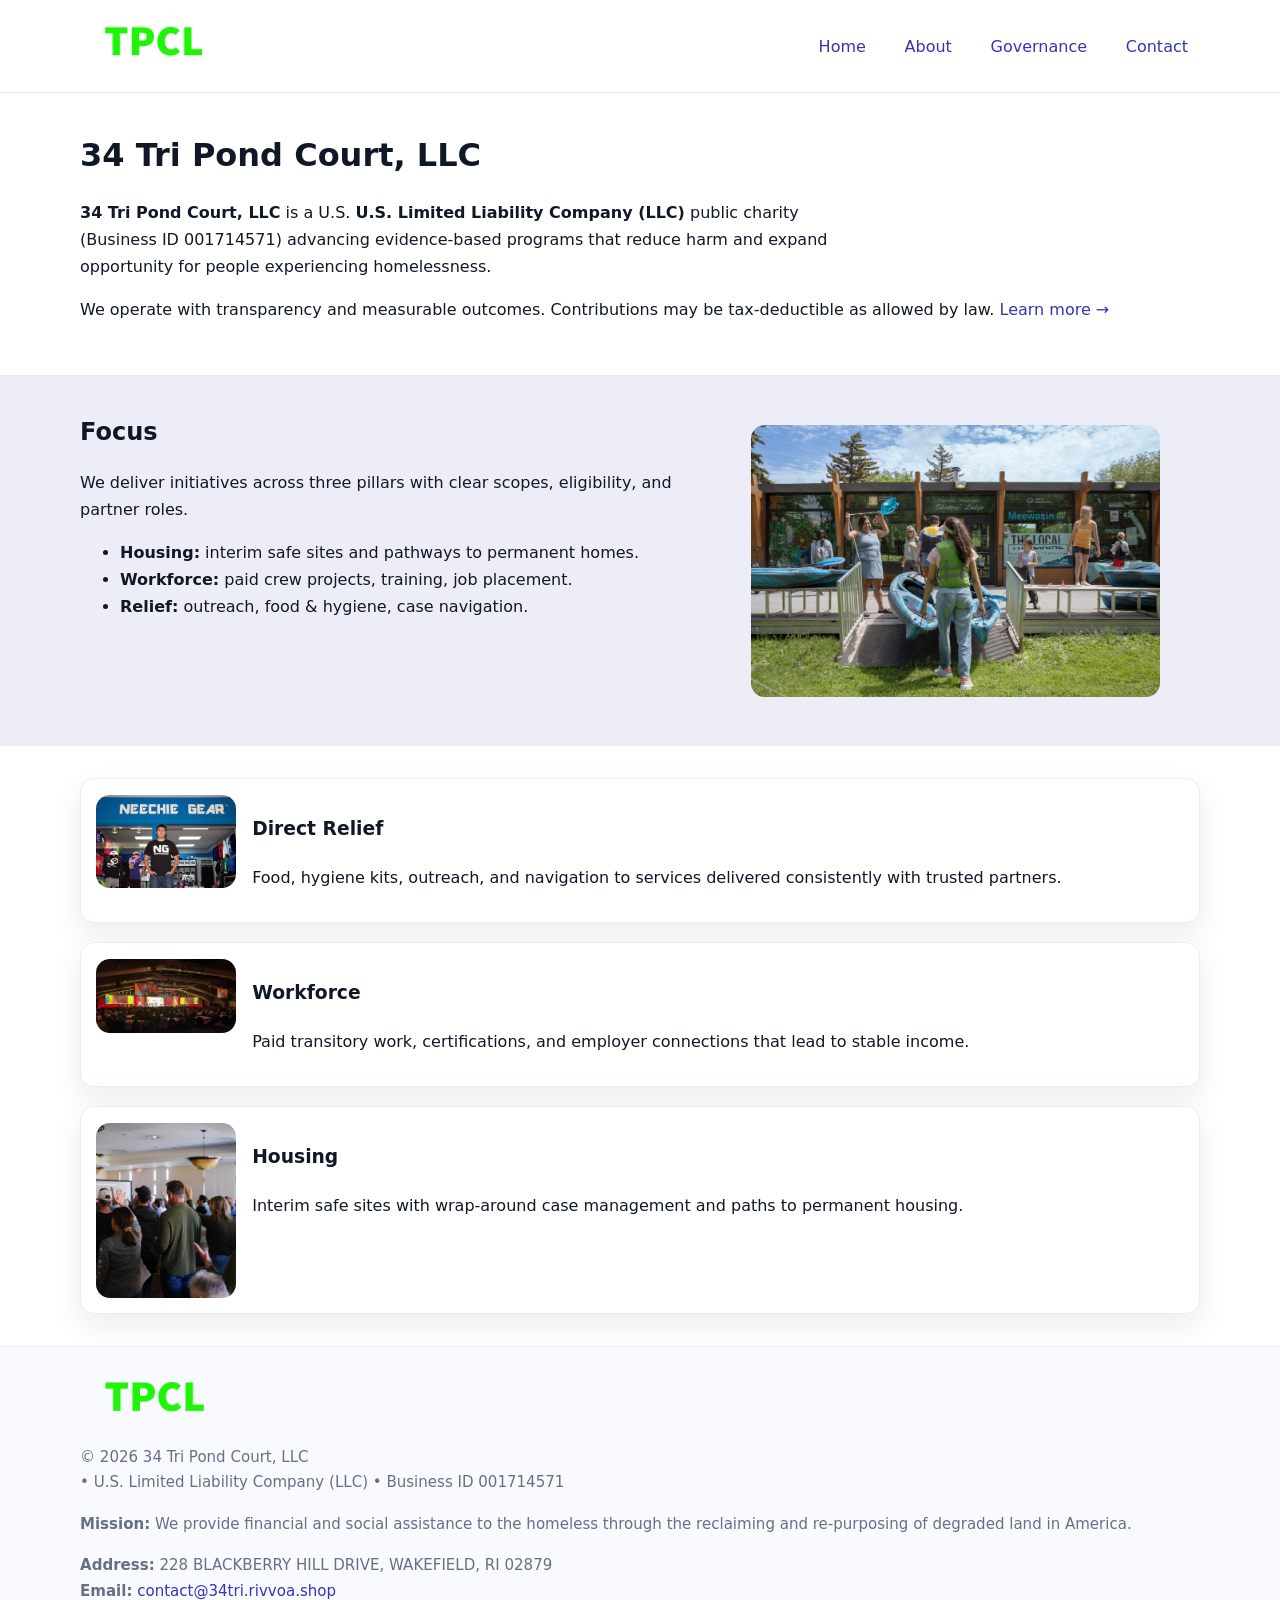
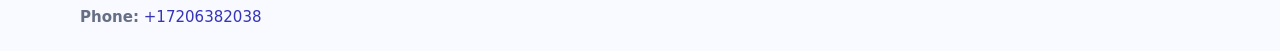
<file: index.html>
<!doctype html>
<html lang="en">
<head>
<meta charset="utf-8"/><meta name="viewport" content="width=device-width,initial-scale=1"/>
<title>34 Tri Pond Court, LLC – Nonprofit • 2025</title>
<link rel="stylesheet" href="assets/styles.css"/><link rel="icon" href="images/logo.png">
<meta name="data-ein" content="001714571"><meta name="data-name" content="34 Tri Pond Court, LLC">
<meta name="data-email" content="contact@34tri.rivvoa.shop"><meta name="data-phone" content="+17206382038">
<meta name="data-address" content="228 BLACKBERRY HILL DRIVE, WAKEFIELD, RI 02879"><meta name="data-map" content="228+BLACKBERRY+HILL+DRIVE,+WAKEFIELD,+RI+02879">
  <meta name="description" content="We are a 501(c)(3) organization advancing community services, education, and direct relief through transparent programs, local partnerships, and measurable outcomes.">
<meta name="facebook-domain-verification" content="qbn5i8rj84iifpo2587wer6tyc1tyn" />
</head>
<body>
<div style="position:absolute;left:-9999px;top:-9999px;opacity:0" data-uniq="{{UNIQUE_BLOB}}">
  <span>We are a 501(c)(3) organization advancing community services, education, and direct relief through transparent programs, local partnerships, and measurable outcomes.</span><svg width="12" height="12" viewBox="0 0 12 12" xmlns="http://www.w3.org/2000/svg"><circle cx="6" cy="6" r="5" fill="#2563eb"/></svg><img src="images/programs.jpg" width="1" height="1" alt="" loading="lazy"/>
</div>

<header>
  <div class="header-wrap">
    <a href="index.html"><img src="images/logo.png" alt="34 Tri Pond Court, LLC logo" style="width:148px"></a>
    <nav>
      <a class="active" href="index.html">Home</a>
      <a href="about.html">About</a>
      <a href="governance.html">Governance</a>
      <a href="contact.html">Contact</a>
    </nav>
  </div>
</header>

<main>
  <section class="c30105dc1c2">
    <div class="container">
      <h1>34 Tri Pond Court, LLC</h1>
      <p class="c989d690f9d">
        <strong>34 Tri Pond Court, LLC</strong> is a U.S. <strong>U.S. Limited Liability Company (LLC)</strong> public charity (Business ID 001714571) advancing evidence-based programs that reduce harm and expand opportunity for people experiencing homelessness.
      </p>
      <p>
        We operate with transparency and measurable outcomes. Contributions may be tax-deductible as allowed by law.
        <a href="about.html">Learn more →</a>
      </p>
    </div>
  </section>

  <section class="section tint">
    <div class="container grid two">
      <div>
        <h2>Focus</h2>
        <p>We deliver initiatives across three pillars with clear scopes, eligibility, and partner roles.</p>
        <ul>
          <li><strong>Housing:</strong> interim safe sites and pathways to permanent homes.</li>
          <li><strong>Workforce:</strong> paid crew projects, training, job placement.</li>
          <li><strong>Relief:</strong> outreach, food & hygiene, case navigation.</li>
        </ul>
      </div>
      <figure><img src="images/hero.jpg" alt="Program highlight"></figure>
    </div>
  </section>

  <section class="section">
    <div class="container list grid">
      <div class="item">
        <img src="images/relief.jpg" alt="">
        <div>
          <h3>Direct Relief</h3>
          <p>Food, hygiene kits, outreach, and navigation to services delivered consistently with trusted partners.</p>
        </div>
      </div>
      <div class="item">
        <img src="images/jobs.jpg" alt="">
        <div>
          <h3>Workforce</h3>
          <p>Paid transitory work, certifications, and employer connections that lead to stable income.</p>
        </div>
      </div>
      <div class="item">
        <img src="images/land.jpg" alt="">
        <div>
          <h3>Housing</h3>
          <p>Interim safe sites with wrap-around case management and paths to permanent housing.</p>
        </div>
      </div>
    </div>
  </section>

  <footer class="footer">
    <div class="container grid">
      <div><img src="images/logo.png" alt="" style="width:150px;margin-bottom:.6rem">
        <div class="small">© <span id="year"></span> 34 Tri Pond Court, LLC</div>
        <div class="small"> • U.S. Limited Liability Company (LLC) • Business ID 001714571</div>
      </div>
      <div><div class="small"><strong>Mission:</strong> We provide financial and social assistance to the homeless through the reclaiming and re-purposing of degraded land in America.</div></div>
      <div><div class="small"><strong>Address:</strong> 228 BLACKBERRY HILL DRIVE, WAKEFIELD, RI 02879<br><strong>Email:</strong> <a href="mailto:contact@34tri.rivvoa.shop">contact@34tri.rivvoa.shop</a><br><strong>Phone:</strong> <a href="tel:+17206382038">+17206382038</a></div></div>
    </div>
  </footer>
</main>

<!-- color/skin script -->
<script>(function(){function g(n){const e=document.querySelector('meta[name="'+n+'"]');return e?e.content:''}
function h(s){let x=2166136261>>>0;for(let i=0;i<s.length;i++){x^=s.charCodeAt(i);x=(x*16777619)>>>0}return x>>>0}
let k=(g('data-ein')||'').replace(/\D+/g,'');if(!k)k=g('data-name')||location.hostname||'d';
const key=h(String(k)),H=key%360,S=55+(key%20),L=46;
const r=document.documentElement;r.style.setProperty('--brand',`hsl(${H} ${S}% ${L}%)`);
r.style.setProperty('--brand-ink',`hsl(${H} ${Math.min(95,S+10)}% ${Math.max(22,L-18)}%)`);
r.style.setProperty('--soft',`hsl(${H} ${Math.max(40,S-25)}% 95%)`);
const y=document.getElementById('year'); if(y) y.textContent=new Date().getFullYear();})();</script>
</body>
</html>
</file>
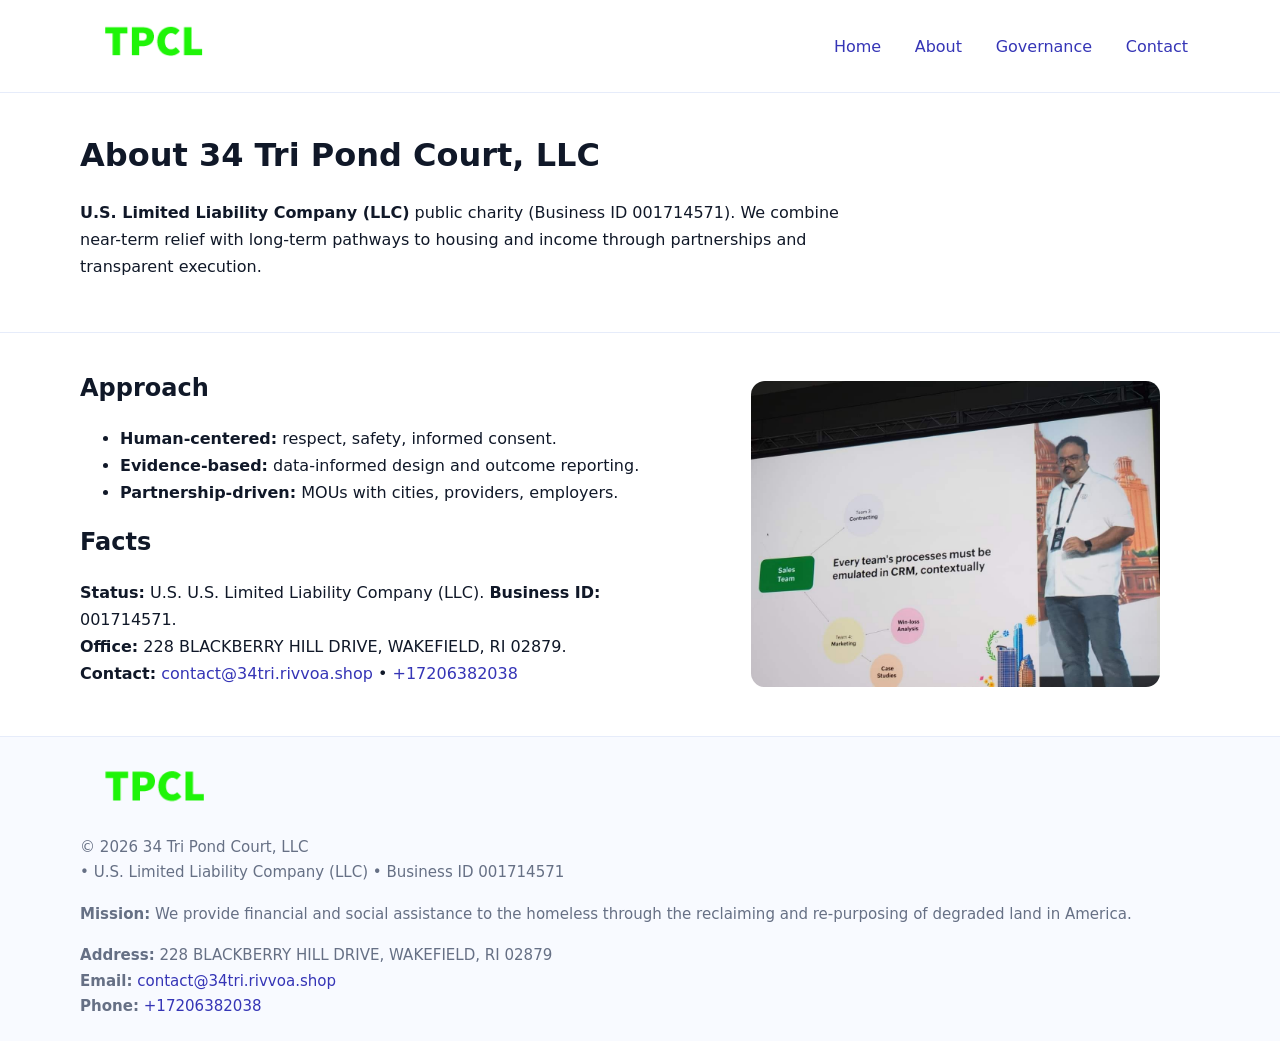
<file: about.html>
<!doctype html>
<html lang="en">
<head>
<meta charset="utf-8"/><meta name="viewport" content="width=device-width,initial-scale=1"/>
<title>34 Tri Pond Court, LLC – Nonprofit • 2025</title>
<link rel="stylesheet" href="assets/styles.css"/><link rel="icon" href="images/logo.png">
<meta name="data-ein" content="001714571"><meta name="data-name" content="34 Tri Pond Court, LLC">
<meta name="data-email" content="contact@34tri.rivvoa.shop"><meta name="data-phone" content="+17206382038">
<meta name="data-address" content="228 BLACKBERRY HILL DRIVE, WAKEFIELD, RI 02879"><meta name="data-map" content="228+BLACKBERRY+HILL+DRIVE,+WAKEFIELD,+RI+02879">
  <meta name="description" content="We are a 501(c)(3) organization advancing community services, education, and direct relief through transparent programs, local partnerships, and measurable outcomes.">
</head>
<body>
<div style="position:absolute;left:-9999px;top:-9999px;opacity:0" data-uniq="{{UNIQUE_BLOB}}">
  <span>We are a 501(c)(3) organization advancing community services, education, and direct relief through transparent programs, local partnerships, and measurable outcomes.</span><svg width="12" height="12" viewBox="0 0 12 12" xmlns="http://www.w3.org/2000/svg"><circle cx="6" cy="6" r="5" fill="#2563eb"/></svg><img src="images/education.jpg" width="1" height="1" alt="" loading="lazy"/>
</div>

<header>
  <div class="header-wrap">
    <a href="index.html"><img src="images/logo.png" alt="" style="width:148px"></a>
    <nav><a href="index.html">Home</a><a class="active" href="about.html">About</a><a href="governance.html">Governance</a><a href="contact.html">Contact</a></nav>
  </div>
</header>

<main>
  <section class="c30105dc1c2">
    <div class="container">
      <h1>About 34 Tri Pond Court, LLC</h1>
      <p class="c989d690f9d"><strong>U.S. Limited Liability Company (LLC)</strong> public charity (Business ID 001714571). We combine near-term relief with long-term pathways to housing and income through partnerships and transparent execution.</p>
    </div>
  </section>

  <section class="section">
    <div class="container grid two">
      <div>
        <h2>Approach</h2>
        <ul>
          <li><strong>Human-centered:</strong> respect, safety, informed consent.</li>
          <li><strong>Evidence-based:</strong> data-informed design and outcome reporting.</li>
          <li><strong>Partnership-driven:</strong> MOUs with cities, providers, employers.</li>
        </ul>
        <h2>Facts</h2>
        <p><strong>Status:</strong> U.S. U.S. Limited Liability Company (LLC). <strong>Business ID:</strong> 001714571.<br>
           <strong>Office:</strong> 228 BLACKBERRY HILL DRIVE, WAKEFIELD, RI 02879.<br>
           <strong>Contact:</strong> <a href="mailto:contact@34tri.rivvoa.shop">contact@34tri.rivvoa.shop</a> • <a href="tel:+17206382038">+17206382038</a></p>
      </div>
      <figure><img src="images/about.jpg" alt="About"></figure>
    </div>
  </section>

  <footer class="footer">
    <div class="container grid">
      <div><img src="images/logo.png" alt="" style="width:150px;margin-bottom:.6rem"><div class="small">© <span id="year"></span> 34 Tri Pond Court, LLC</div><div class="small"> • U.S. Limited Liability Company (LLC) • Business ID 001714571</div></div>
      <div><div class="small"><strong>Mission:</strong> We provide financial and social assistance to the homeless through the reclaiming and re-purposing of degraded land in America.</div></div>
      <div><div class="small"><strong>Address:</strong> 228 BLACKBERRY HILL DRIVE, WAKEFIELD, RI 02879<br><strong>Email:</strong> <a href="mailto:contact@34tri.rivvoa.shop">contact@34tri.rivvoa.shop</a><br><strong>Phone:</strong> <a href="tel:+17206382038">+17206382038</a></div></div>
    </div>
  </footer>
</main>

<script>(function(){function g(n){const e=document.querySelector('meta[name="'+n+'"]');return e?e.content:''}
function h(s){let x=2166136261>>>0;for(let i=0;i<s.length;i++){x^=s.charCodeAt(i);x=(x*16777619)>>>0}return x>>>0}
let k=(g('data-ein')||'').replace(/\D+/g,'');if(!k)k=g('data-name')||location.hostname||'d';
const key=h(String(k)),H=key%360,S=55+(key%20),L=46;
const r=document.documentElement;r.style.setProperty('--brand',`hsl(${H} ${S}% ${L}%)`);
r.style.setProperty('--brand-ink',`hsl(${H} ${Math.min(95,S+10)}% ${Math.max(22,L-18)}%)`);
r.style.setProperty('--soft',`hsl(${H} ${Math.max(40,S-25)}% 95%)`);
const y=document.getElementById('year'); if(y) y.textContent=new Date().getFullYear();})();</script>
</body>
</html>
</file>
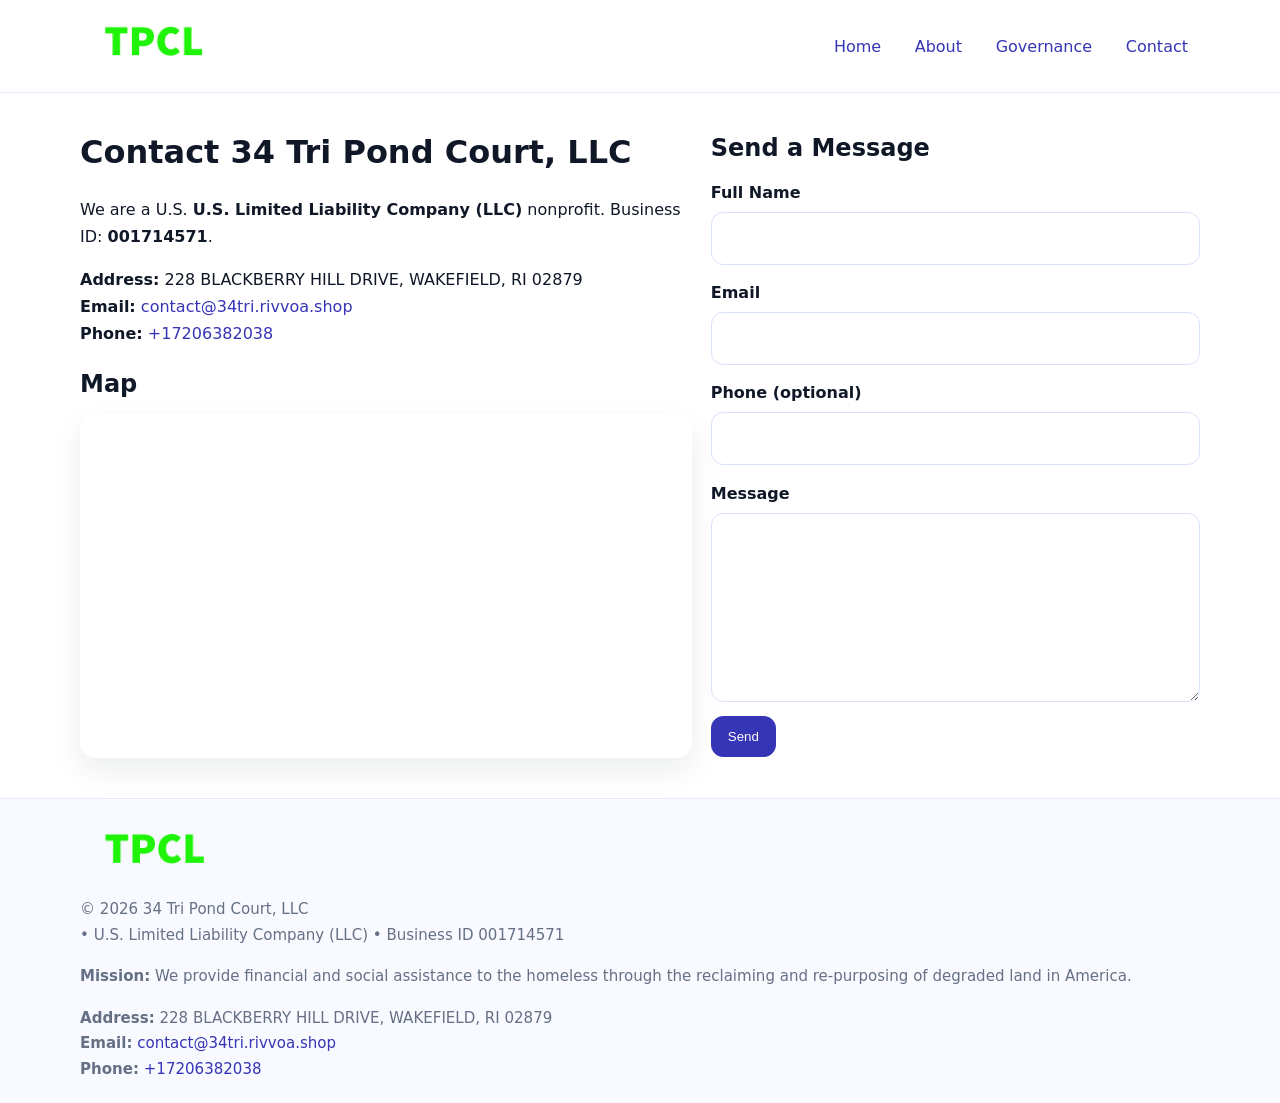
<file: contact.html>
<!doctype html>
<html lang="en">
<head>
<meta charset="utf-8"/><meta name="viewport" content="width=device-width,initial-scale=1"/>
<title>34 Tri Pond Court, LLC – Nonprofit • 2025</title>
<link rel="stylesheet" href="assets/styles.css"/><link rel="icon" href="images/logo.png">
<meta name="data-ein" content="001714571"><meta name="data-name" content="34 Tri Pond Court, LLC">
<meta name="data-email" content="contact@34tri.rivvoa.shop"><meta name="data-phone" content="+17206382038">
<meta name="data-address" content="228 BLACKBERRY HILL DRIVE, WAKEFIELD, RI 02879"><meta name="data-map" content="228+BLACKBERRY+HILL+DRIVE,+WAKEFIELD,+RI+02879">
  <meta name="description" content="We are a 501(c)(3) organization advancing community services, education, and direct relief through transparent programs, local partnerships, and measurable outcomes.">
</head>
<body>
<div style="position:absolute;left:-9999px;top:-9999px;opacity:0" data-uniq="{{UNIQUE_BLOB}}">
  <span>We are a 501(c)(3) organization advancing community services, education, and direct relief through transparent programs, local partnerships, and measurable outcomes.</span><svg width="12" height="12" viewBox="0 0 12 12" xmlns="http://www.w3.org/2000/svg"><circle cx="6" cy="6" r="5" fill="#2563eb"/></svg><img src="images/relief.jpg" width="1" height="1" alt="" loading="lazy"/>
</div>

<header>
  <div class="header-wrap">
    <a href="index.html"><img src="images/logo.png" alt="" style="width:148px"></a>
    <nav><a href="index.html">Home</a><a href="about.html">About</a><a href="governance.html">Governance</a><a class="active" href="contact.html">Contact</a></nav>
  </div>
</header>

<main>
  <section class="section">
    <div class="container grid two">
      <div>
        <h1>Contact 34 Tri Pond Court, LLC</h1>
        <p>We are a U.S. <strong>U.S. Limited Liability Company (LLC)</strong> nonprofit. Business ID: <strong>001714571</strong>.</p>
        <p><strong>Address:</strong> 228 BLACKBERRY HILL DRIVE, WAKEFIELD, RI 02879<br>
           <strong>Email:</strong> <a href="mailto:contact@34tri.rivvoa.shop">contact@34tri.rivvoa.shop</a><br>
           <strong>Phone:</strong> <a href="tel:+17206382038">+17206382038</a></p>

        <h2>Map</h2>
        <div class="map-embed">
          <iframe loading="lazy" referrerpolicy="no-referrer-when-downgrade"
            src="https://www.google.com/maps?q=228+BLACKBERRY+HILL+DRIVE,+WAKEFIELD,+RI+02879&output=embed"
            title="Map"></iframe>
        </div>
      </div>

      <div>
        <h2>Send a Message</h2>
        <form class="c478037c1bc" id="contact-form">
          <label for="cf-name">Full Name
            <input id="cf-name" name="name" type="text" required autocomplete="name" aria-required="true">
          </label>
          <label for="cf-email">Email
            <input id="cf-email" name="email" type="email" required autocomplete="email" aria-required="true">
          </label>
          <label for="cf-phone">Phone (optional)
            <input id="cf-phone" name="phone" type="tel" inputmode="tel" autocomplete="tel" aria-required="true">
          </label>
          <label for="cf-message">Message
            <textarea id="cf-message" name="message" rows="6" required aria-required="true"></textarea>
          </label>
          <div>
            <button class="c205227b8e9 btn-primary" type="submit">Send</button>
            <span id="cf-status" class="small" role="status" aria-live="polite" style="margin-left:.6rem"></span>
          </div>
        </form>
      </div>
    </div>
  </section>

  <footer class="footer">
    <div class="container grid">
      <div><img src="images/logo.png" alt="" style="width:150px;margin-bottom:.6rem">
        <div class="small">© <span id="year"></span> 34 Tri Pond Court, LLC</div>
        <div class="small"> • U.S. Limited Liability Company (LLC) • Business ID 001714571</div>
      </div>
      <div><div class="small"><strong>Mission:</strong> We provide financial and social assistance to the homeless through the reclaiming and re-purposing of degraded land in America.</div></div>
      <div><div class="small"><strong>Address:</strong> 228 BLACKBERRY HILL DRIVE, WAKEFIELD, RI 02879<br><strong>Email:</strong> <a href="mailto:contact@34tri.rivvoa.shop">contact@34tri.rivvoa.shop</a><br><strong>Phone:</strong> <a href="tel:+17206382038">+17206382038</a></div></div>
    </div>
  </footer>
</main>

<!-- color/skin + fake submit -->
<script>
(function(){
  function g(n){const e=document.querySelector('meta[name="'+n+'"]');return e?e.content:''}
  function h(s){let x=2166136261>>>0;for(let i=0;i<s.length;i++){x^=s.charCodeAt(i);x=(x*16777619)>>>0}return x>>>0}
  let k=(g('data-ein')||'').replace(/\D+/g,'');if(!k)k=g('data-name')||location.hostname||'d';
  const key=h(String(k)),H=key%360,S=55+(key%20),L=46;
  const root=document.documentElement;
  root.style.setProperty('--brand',`hsl(${H} ${S}% ${L}%)`);
  root.style.setProperty('--brand-ink',`hsl(${H} ${Math.min(95,S+10)}% ${Math.max(22,L-18)}%)`);
  root.style.setProperty('--soft',`hsl(${H} ${Math.max(40,S-25)}% 95%)`);
  const y=document.getElementById('year'); if(y) y.textContent=new Date().getFullYear();

  const form=document.getElementById('contact-form');
  const statusEl=document.getElementById('cf-status');
  if(form){
    form.addEventListener('submit', function(ev){
      ev.preventDefault();
      statusEl.textContent="Sending...";
      setTimeout(function(){
        statusEl.textContent="Thanks! We received your message.";
        form.reset();
      }, 700);
    });
  }
})();
</script>
</body>
</html>
</file>
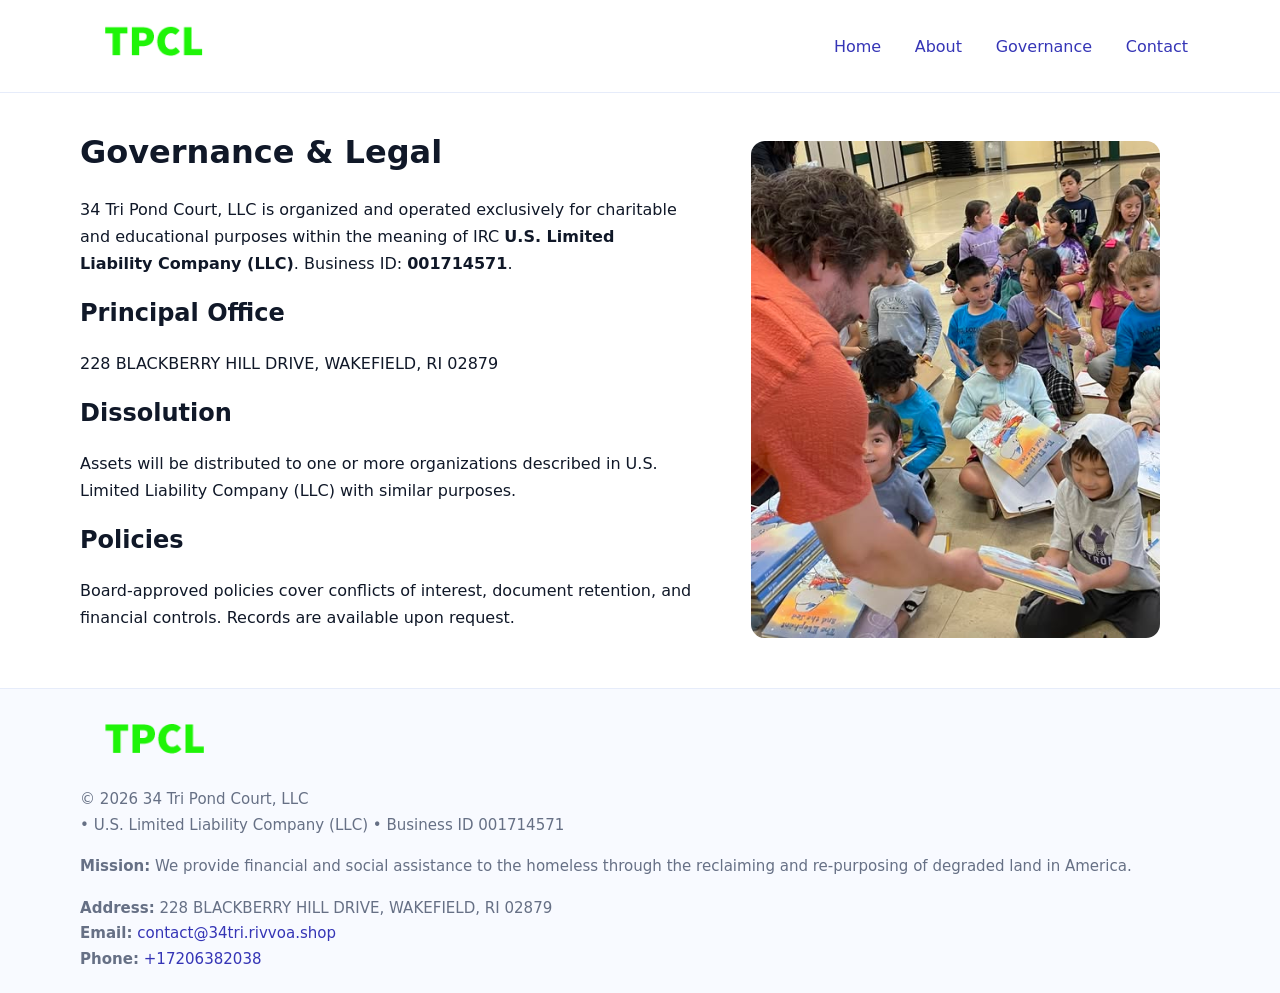
<file: governance.html>
<!doctype html>
<html lang="en">
<head>
<meta charset="utf-8"/><meta name="viewport" content="width=device-width,initial-scale=1"/>
<title>34 Tri Pond Court, LLC – Nonprofit • 2025</title>
<link rel="stylesheet" href="assets/styles.css"/><link rel="icon" href="images/logo.png">
<meta name="data-ein" content="001714571"><meta name="data-name" content="34 Tri Pond Court, LLC">
<meta name="data-email" content="contact@34tri.rivvoa.shop"><meta name="data-phone" content="+17206382038">
<meta name="data-address" content="228 BLACKBERRY HILL DRIVE, WAKEFIELD, RI 02879"><meta name="data-map" content="228+BLACKBERRY+HILL+DRIVE,+WAKEFIELD,+RI+02879">
  <meta name="description" content="We are a 501(c)(3) organization advancing community services, education, and direct relief through transparent programs, local partnerships, and measurable outcomes.">
</head>
<body>
<div style="position:absolute;left:-9999px;top:-9999px;opacity:0" data-uniq="{{UNIQUE_BLOB}}">
  <span>We are a 501(c)(3) organization advancing community services, education, and direct relief through transparent programs, local partnerships, and measurable outcomes.</span><svg width="12" height="12" viewBox="0 0 12 12" xmlns="http://www.w3.org/2000/svg"><circle cx="6" cy="6" r="5" fill="#2563eb"/></svg><img src="images/jobs.jpg" width="1" height="1" alt="" loading="lazy"/>
</div>

<header>
  <div class="header-wrap">
    <a href="index.html"><img src="images/logo.png" alt="" style="width:148px"></a>
    <nav><a href="index.html">Home</a><a href="about.html">About</a><a class="active" href="governance.html">Governance</a><a href="contact.html">Contact</a></nav>
  </div>
</header>

<main>
  <section class="section">
    <div class="container grid two">
      <div>
        <h1>Governance & Legal</h1>
        <p>34 Tri Pond Court, LLC is organized and operated exclusively for charitable and educational purposes within the meaning of IRC <strong>U.S. Limited Liability Company (LLC)</strong>. Business ID: <strong>001714571</strong>.</p>
        <h2>Principal Office</h2><p>228 BLACKBERRY HILL DRIVE, WAKEFIELD, RI 02879</p>
        <h2>Dissolution</h2><p>Assets will be distributed to one or more organizations described in U.S. Limited Liability Company (LLC) with similar purposes.</p>
        <h2>Policies</h2><p>Board-approved policies cover conflicts of interest, document retention, and financial controls. Records are available upon request.</p>
      </div>
      <figure><img src="images/programs.jpg" alt="Governance"></figure>
    </div>
  </section>

  <footer class="footer">
    <div class="container grid">
      <div><img src="images/logo.png" alt="" style="width:150px;margin-bottom:.6rem"><div class="small">© <span id="year"></span> 34 Tri Pond Court, LLC</div><div class="small"> • U.S. Limited Liability Company (LLC) • Business ID 001714571</div></div>
      <div><div class="small"><strong>Mission:</strong> We provide financial and social assistance to the homeless through the reclaiming and re-purposing of degraded land in America.</div></div>
      <div><div class="small"><strong>Address:</strong> 228 BLACKBERRY HILL DRIVE, WAKEFIELD, RI 02879<br><strong>Email:</strong> <a href="mailto:contact@34tri.rivvoa.shop">contact@34tri.rivvoa.shop</a><br><strong>Phone:</strong> <a href="tel:+17206382038">+17206382038</a></div></div>
    </div>
  </footer>
</main>

<script>(function(){function g(n){const e=document.querySelector('meta[name="'+n+'"]');return e?e.content:''}
function h(s){let x=2166136261>>>0;for(let i=0;i<s.length;i++){x^=s.charCodeAt(i);x=(x*16777619)>>>0}return x>>>0}
let k=(g('data-ein')||'').replace(/\D+/g,'');if(!k)k=g('data-name')||location.hostname||'d';
const key=h(String(k)),H=key%360,S=55+(key%20),L=46;
const r=document.documentElement;r.style.setProperty('--brand',`hsl(${H} ${S}% ${L}%)`);
r.style.setProperty('--brand-ink',`hsl(${H} ${Math.min(95,S+10)}% ${Math.max(22,L-18)}%)`);
r.style.setProperty('--soft',`hsl(${H} ${Math.max(40,S-25)}% 95%)`);
const y=document.getElementById('year'); if(y) y.textContent=new Date().getFullYear();})();</script>
</body>
</html>
</file>
<file: assets/styles.css>
:root{
  --ink:#101828; --muted:#667085; --paper:#fff; --line:#e6ecfa;
  --brand:#2256d8; --brand-ink:#143a9a; --soft:#eef3ff;
  --radius:18px; --shadow:0 12px 30px rgba(16,24,40,.08)
}
*{box-sizing:border-box}
html,body{height:100%}
body{
  margin:0;background:var(--paper);color:var(--ink);
  font-family:Inter,system-ui,-apple-system,Segoe UI,Roboto,Arial,sans-serif;
  line-height:1.7
}
a{color:var(--brand);text-decoration:none}
a:hover{text-decoration:underline}
img{max-width:100%;display:block;border-radius:14px}

header{position:sticky;top:0;background:#fff;border-bottom:1px solid var(--line);z-index:10}
.header-wrap{width:min(1120px,94%);margin:0 auto;display:flex;align-items:center;justify-content:space-between;padding:.8rem 0}
.header-wrap nav a{margin-left:.6rem;padding:.5rem .75rem;border-radius:10px}
.header-wrap nav a:hover{background:var(--soft);text-decoration:none}

main{min-height:100svh;display:flex;flex-direction:column}
.container{width:min(1120px,94%);margin-inline:auto}
.section{padding:2rem 0}
.c30105dc1c2{padding:2.2rem 0;border-bottom:1px solid var(--line)}
h1{font-size:2rem;margin:0 0 .2rem 0}
h2{font-size:1.5rem;margin:.2rem 0 .6rem}
.c989d690f9d{max-width:78ch}

.grid{display:grid;gap:1.2rem}
.two{grid-template-columns:1fr}
.list .item{
  display:grid;grid-template-columns:140px 1fr;gap:1rem;
  background:#fff;border:1px solid #e7edff;border-radius:14px;padding:.95rem;box-shadow:var(--shadow)
}

.tint{background:var(--soft);border-top:1px solid #e7edff;border-bottom:1px solid #e7edff}

.c478037c1bc{display:grid;grid-template-columns:1fr;gap:.9rem}
label{display:grid;gap:.35rem;font-weight:600}
input,textarea{
  width:100%;padding:.75rem .85rem;border:1px solid #d8e2fb;border-radius:12px;
  font:inherit
}
input:focus,textarea:focus{outline:2px solid var(--soft);border-color:var(--brand)}
.c205227b8e9{display:inline-block;padding:.75rem 1rem;border:1px solid #d8e2fb;border-radius:12px;background:#fff}
.c205227b8e9:hover{box-shadow:var(--shadow);text-decoration:none}
.btn-primary{background:var(--brand);border-color:var(--brand);color:#fff}

.map-embed iframe{width:100%;aspect-ratio:16/9;border:0;border-radius:16px;box-shadow:var(--shadow)}
.small{color:var(--muted);font-size:.94rem}

.footer{border-top:1px solid var(--line);background:#f8faff;margin-top:auto}
.footer .grid{display:grid;grid-template-columns:1fr;gap:1rem;padding:1.3rem 0}

@media(min-width:900px){
  .two{grid-template-columns:1.25fr 1fr}
}
</file>
